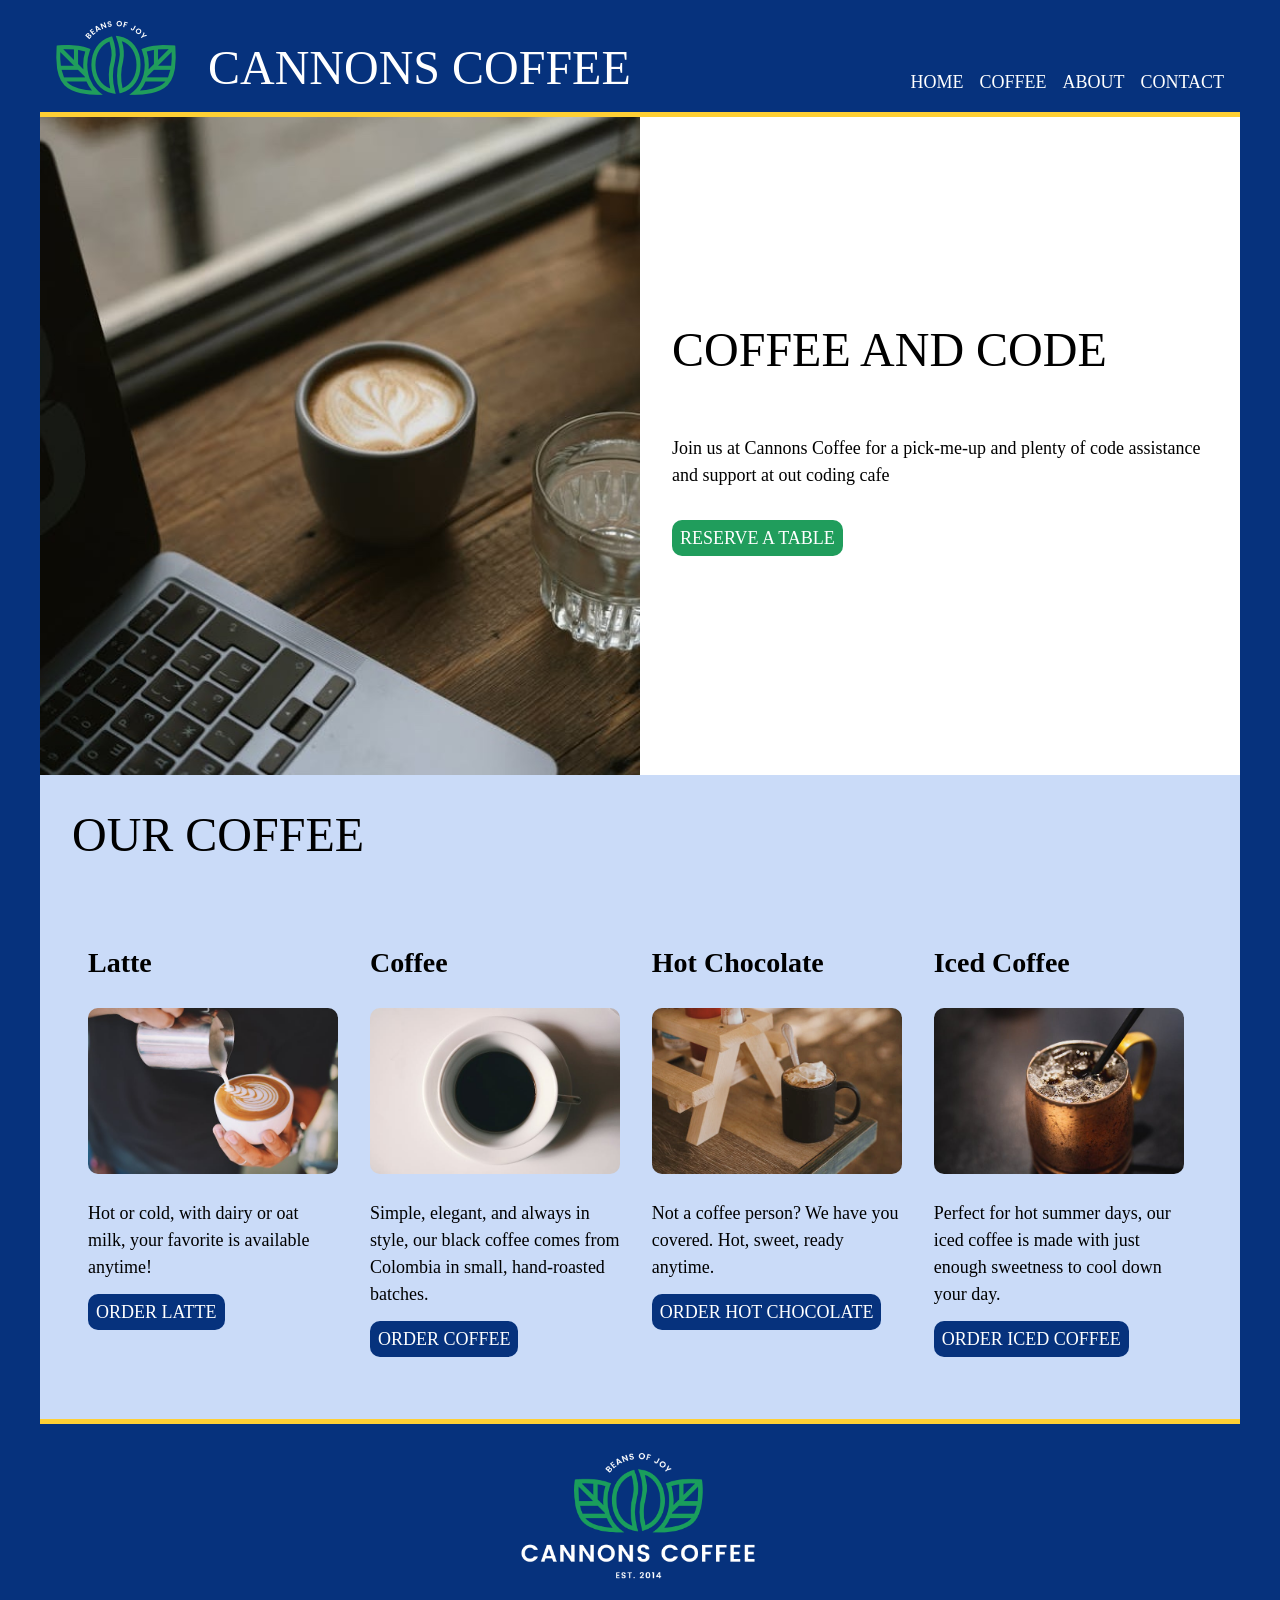
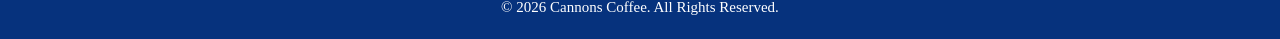
<file: index.html>
<!doctype html>
<html lang="en">
  <head>
    <meta charset="UTF-8" />
    <meta name="viewport" content="width=device-width, initial-scale=1.0" />
    <title>Cannons Coffee</title>
    <link rel="stylesheet" href="css/styles.css" />
  </head>
  <body>
    <div class="container">
      <header id="home">
        <div class="header-logo">
          <img
            src="images/logo-nav.png"
            alt="Cannons Coffee Logo, Beans of Joy"
          />
          <h1>Cannons Coffee</h1>
        </div>
        <nav>
          <ul>
            <li><a href="index.html">home</a></li>
            <li><a href="latte.html">coffee</a></li>
            <li>
              <a href="https://daysixcoffee.com/" target="_blank">about</a>
            </li>
            <li><a href="mailto:yanilove8914@gmail.com">contact</a></li>
          </ul>
        </nav>
      </header>
      <main>
        <!-- coffe-section needs flex -->
        <div class="hero-section">
          <img
            class="hero-img"
            src="images/coffee-computer.jpg"
            alt="Laptop with a cup of coffee and a glass of water"
          />
          <div class="hero-content hero-home">
            <h2>coffee and code</h2>
            <p>
              Join us at Cannons Coffee for a pick-me-up and plenty of code
              assistance and support at out coding cafe
            </p>

            <p>
              <a
                href="https://daysixcoffee.com/order/day-6-coffee-co-houston"
                class="button-hero"
                target="_blank"
              >
                reserve a table
              </a>
            </p>
            <!-- green button -->
          </div>
        </div>
        <div class="cards-section">
          <h2>Our Coffee</h2>
          <div class="cards-wrapper">
            <!-- flex cards-wrapper-->
            <!-- div.cards*4 (tab) -->

            <div class="card">
              <h3>Latte</h3>
              <img src="images/latte.jpg" alt="Latte in a cup" />
              <p>
                Hot or cold, with dairy or oat milk, your favorite is available
                anytime!
              </p>
              <p>
                <a
                  href="https://daysixcoffee.com/order/day-6-coffee-co-houston/item-latte_885302a1-1ae9-4e02-8c51-b8dc74e6c3c5"
                  target="_blank"
                  class="button"
                >
                  Order Latte</a
                >
              </p>
            </div>

            <div class="card">
              <h3>Coffee</h3>
              <img src="images/coffee.jpg" alt="Coffee in a cup" />
              <p>
                Simple, elegant, and always in style, our black coffee comes
                from Colombia in small, hand-roasted batches.
              </p>
              <p>
                <a
                  href="https://daysixcoffee.com/order/day-6-coffee-co-houston/item-regular-coffee-downtowndrip_6314b8d3-4e7f-4716-99b7-7e8d94247922"
                  target="_blank"
                  class="button"
                  >Order Coffee</a
                >
              </p>
            </div>

            <div class="card">
              <h3>Hot Chocolate</h3>
              <img
                src="images/hotchoc.jpg"
                alt="Hot Chocolate in a cup with whipped cream"
              />
              <p>
                Not a coffee person? We have you covered. Hot, sweet, ready
                anytime.
              </p>
              <p>
                <a
                  href="https://daysixcoffee.com/order/day-6-coffee-co-houston/item-hot-chocolate_0caed675-12ae-4c0c-98f9-f0ce012c8fa4"
                  target="_blank"
                  class="button"
                  >Order Hot Chocolate</a
                >
              </p>
            </div>

            <div class="card">
              <h3>Iced Coffee</h3>
              <img
                src="images/iced.jpg"
                alt="Iced coffee in a mug with a straw"
              />
              <p>
                Perfect for hot summer days, our iced coffee is made with just
                enough sweetness to cool down your day.
              </p>
              <p>
                <a
                  href="https://daysixcoffee.com/order/day-6-coffee-co-houston/item-regular-coffee-downtowndrip_6314b8d3-4e7f-4716-99b7-7e8d94247922"
                  target="_blank"
                  class="button"
                  >Order Iced Coffee</a
                >
              </p>
            </div>
          </div>
        </div>
      </main>

      <footer>
        <img
          src="images/logo-footer.png"
          alt="Cannons Coffee, Beans of Joy! Est. 2014"
        />
        <p>© 2026 Cannons Coffee. All Rights Reserved.</p>
      </footer>
    </div>
  </body>
</html>
</file>
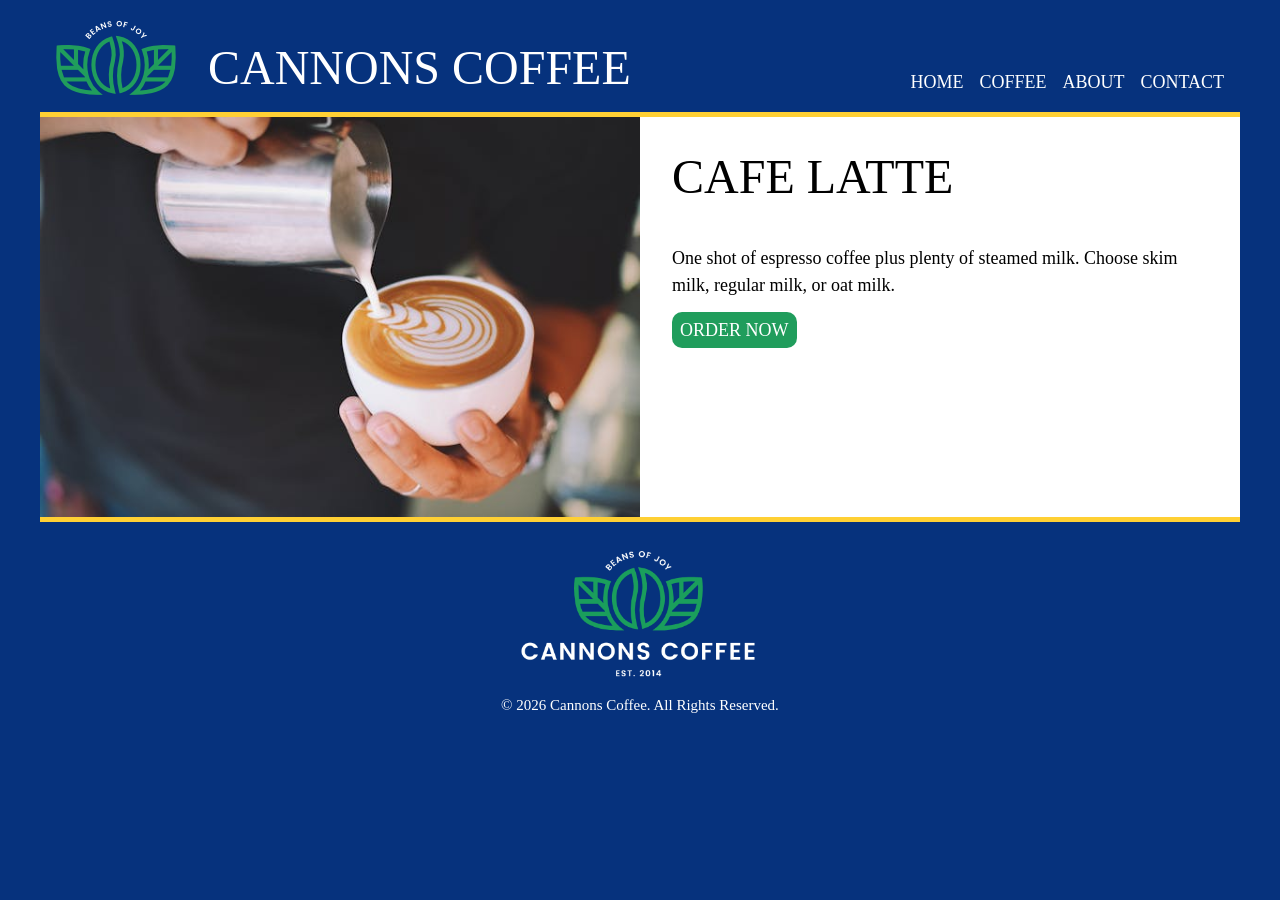
<file: latte.html>
<!doctype html>
<html lang="en">
  <head>
    <meta charset="UTF-8" />
    <meta name="viewport" content="width=device-width, initial-scale=1.0" />
    <title>Cannons Coffee</title>
    <link rel="stylesheet" href="css/styles.css" />
  </head>
  <body>
    <div class="container">
      <header id="home">
        <div class="header-logo">
          <img
            src="images/logo-nav.png"
            alt="Cannons Coffee Logo, Beans of Joy"
          />
          <h1>Cannons Coffee</h1>
        </div>
        <nav>
          <ul>
            <li><a href="index.html">home</a></li>
            <li><a href="latte.html">coffee</a></li>
            <li>
              <a href="https://daysixcoffee.com/" target="_blank">about</a>
            </li>
            <li><a href="mailto:yanilove8914@gmail.com">contact</a></li>
          </ul>
        </nav>
      </header>
      <main>
        <div class="hero-section latte-hero-section">
          <img class="hero-img" src="images/latte.jpg" alt="Coffee in a cup"/>

          <div class="hero-content">
          <h2>Cafe Latte</h2>

          <p>
            One shot of espresso coffee plus plenty of steamed milk. Choose skim
            milk, regular milk, or oat milk.
          </p>
          <p class="button-hero latte-hero">Order Now</p>
        </div>
        </div>
      </main>

      <footer>
        <img
          src="images/logo-footer.png"
          alt="Cannons Coffee, Beans of Joy! Est. 2014"
        />
        <p>© 2026 Cannons Coffee. All Rights Reserved.</p>
      </footer>
    </div>
  </body>
</html>
</file>
<file: css/styles.css>
html {
  box-sizing: border-box;
}

*,
*:before,
*:after {
  box-sizing: inherit;
}
@import url("https://fonts.googleapis.com/css2?family=Montserrat:ital,wght@0,100..900;1,100..900&display=swap");

:root {
  --black: #000000;
  --white: #ffffff;
  --deep-blue: #06327d;
  --blue: #2b70e4;
  --light-blue: #cadbf8;
  --green: #209d5c;
  --yellow: #ffd034;
  --font1: font-family: "Montserrat", sans-serif;
}

h1 {
  font-size: 3rem;
  line-height: 1.1667;
  font-weight: 300;
  text-transform: uppercase;
  margin: 0 auto;
  color: var(--white);
}

h2 {
  font-size: 3rem;
  line-height: 1.1667;
  font-weight: 300;
  text-transform: uppercase;
}

h3 {
  font-size: 1.75rem;
  line-height: 1.1667;
  font-weight: 300;
  font-weight: bold;
}

body {
  color: var(--black);
  font-size: 1.125rem;
  line-height: 1.5;
  margin: 0;
}

.container {
  margin: 0 auto;
  /* padding: 0 20px; */
  max-width: 1200px;
}

header {
  border-bottom: 5px solid var(--yellow);
  background-color: var(--deep-blue);
  /* margin: 0 auto; */
  display: flex;
  flex-wrap: wrap;
  justify-content: center;
  /* justify-content: space-between; */
  /* align-items: center; */
  padding: 1rem;
}

nav ul {
  list-style-type: none;
  padding: 0;
  display: flex;
  flex-wrap: wrap;
  gap: 1rem;
  justify-content: center;
  width: 250px;
  align-items: flex-end;
}

nav a {
  /* padding: 1rem; */
  color: var(--white);
  /* font-size: 1.8rem; */
  text-decoration: none;
  text-transform: uppercase;
}

.header-logo {
  display: flex;
  flex-wrap: wrap;
  justify-content: center;
  gap: 10px;
  align-items: flex-end;
}
.header-logo h1{
  text-align: center;
}

.hero-img {
  /* width: 300px;
  height: auto; */
  width: 100%;
}

.hero-content {
  background-color: var(--white);
  padding: 2rem;
}

.hero-home{
  display: flex;
  flex-direction: column;
  justify-content: center;
}
main {
  margin: 0;
}

.hero-section {
  display: flex;
  flex-wrap: wrap;
}

.latte-hero-section{
  padding: 3rem;
}
.button-hero {
  background-color: var(--green);
  text-transform: uppercase;
  color: var(--white);
  border-radius: 10px;
  padding: 8px;
}

.latte-hero{
display: inline;
}

a {
  text-decoration: none;
}

.cards-section {
  background-color: var(--light-blue);
  padding: 2rem;
  margin: 0 auto;
}
.cards-wrapper {
  display: flex;
  flex-direction: column;
  /* padding: 2rem; */
}

.card {
  gap: 1rem;
}

.card img {
  width: 100%;
  border-radius: 10px;
}

.button {
  background-color: var(--deep-blue);
  text-transform: uppercase;
  color: var(--white);
  border-radius: 10px;
  padding: 8px;
}

footer {
  background-color: var(--deep-blue);
  color: var(--white);
  display: flex;
  justify-content: center;
  flex-direction: column;
  align-items: center;
  padding: 20px;
  border-top: 5px solid var(--yellow);
}

footer img {
  width: 250px; /* adjust to taste */
  max-width: 100%;
  height: auto;
}

footer p {
  font-size: smaller;
  text-align: center;
  margin: 10px 0 0;
  display: flex;


}



@media (min-width: 650px) {
  nav ul {
    justify-content: center;
    width: auto;
  }

  header {
    flex-direction: column wrap;
  }
  
  .header-logo {
    gap: 2rem;
  }

  .hero-section {
    flex-wrap: nowrap;
    padding: 0;
    margin: 0;
  }

  .latte-hero-section{
  padding: 3rem;
}

  .hero-img {
    width: 50%;
  }

  main {
    margin: 0;
  }

  h1 {
    font-size: 3rem;
  }
  h2 {
    margin-top: 0;
  }

  .cards-wrapper {
    display: flex;
    flex-flow: row wrap;

    margin: 0;
  }

  .card {
    width: 40%;
    margin: 1rem;
  }

}

@media (min-width: 1000px) {
  body {
    background-color: var(--deep-blue);
  }
  header {
    display: flex;
    justify-content: space-between;
    align-items: flex-end;
  }

  .container {
    max-width: 1200px;
    margin: 0 auto;
    padding: 0;
  }

  main {
    width: 100%;
    max-width: none;
    margin: 0;
  }
.latte-hero-section{
  padding: 0;
}
  .card {
    width: 22%;
  }

  h1 {
    margin-top: 1rem;
  }

  nav ul {
    margin: 0;
  }
}
</file>
